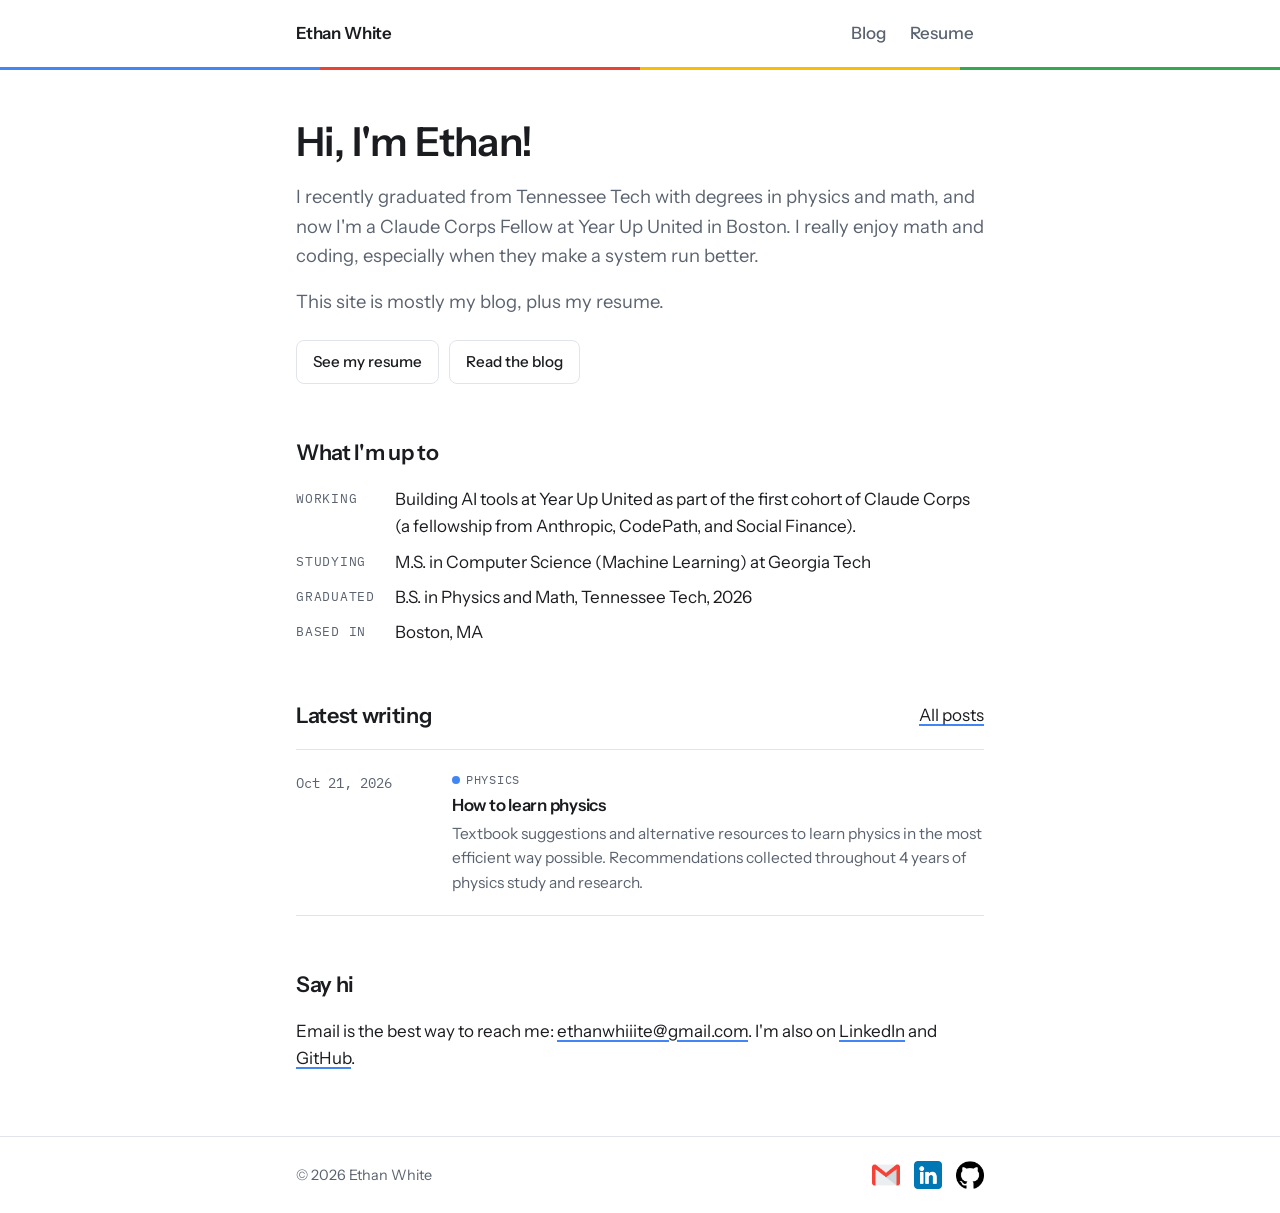
<file: index.html>
<!doctype html>
<html lang="en">
<head>
<meta charset="utf-8">
<meta name="viewport" content="width=device-width, initial-scale=1, viewport-fit=cover">
<title>Ethan White</title>
<meta name="claude:viewport-fit-sides" content="cover">
<meta name="description" content="Ethan White: physics and math graduate, Claude Corps Fellow, and M.S. Computer Science student at Georgia Tech.">
<meta property="og:type" content="website">
<meta property="og:site_name" content="Ethan White">
<meta property="og:title" content="Ethan White">
<meta property="og:description" content="Physics & math grad, Claude Corps Fellow at Year Up United, and M.S. Computer Science student at Georgia Tech.">
<meta property="og:url" content="https://ewhites.github.io/">
<meta property="og:image" content="https://ewhites.github.io/assets/og-image.png">
<meta property="og:image:width" content="1200">
<meta property="og:image:height" content="630">
<meta property="og:image:alt" content="Ethan White: physics and math grad, Claude Corps Fellow, M.S. Computer Science at Georgia Tech">
<meta name="twitter:card" content="summary_large_image">
<link rel="preconnect" href="https://fonts.googleapis.com">
<link rel="preconnect" href="https://fonts.gstatic.com" crossorigin>
<link rel="stylesheet" href="https://fonts.googleapis.com/css2?family=IBM+Plex+Mono:wght@400;600&family=Instrument+Sans:wght@400;500;600&family=Newsreader:ital,opsz,wght@0,6..72,400;0,6..72,500;1,6..72,400&display=swap">
<link rel="stylesheet" href="assets/style.css">
</head>
<body>

<header class="site-header">
  <div class="wrap">
    <a class="wordmark" href="index.html">Ethan White</a>
    <nav class="nav" aria-label="Main">
      <a href="blog.html">Blog</a>
      <a href="resume.html">Resume</a>
    </nav>
  </div>
</header>

<main class="wrap">
  <div class="stack">
    <h1>Hi, I'm Ethan!</h1>
    <p class="lede">I recently graduated from Tennessee Tech with degrees in physics and math, and now I'm a Claude Corps Fellow at Year Up United in Boston. I really enjoy math and coding, especially when they make a system run better.</p>
    <p class="lede">This site is mostly my blog, plus my resume.</p>
    <div class="btn-row" style="margin-top:8px">
      <a class="btn" href="resume.html">See my resume</a>
      <a class="btn" href="blog.html">Read the blog</a>
    </div>
  </div>

  <section class="section" aria-labelledby="now">
    <h2 id="now">What I'm up to</h2>
    <dl class="facts">
      <dt>Working</dt>
      <dd>Building AI tools at Year Up United as part of the first cohort of Claude Corps (a fellowship from Anthropic, CodePath, and Social Finance).</dd>
      <dt>Studying</dt>
      <dd>M.S. in Computer Science (Machine Learning) at Georgia Tech</dd>
      <dt>Graduated</dt>
      <dd>B.S. in Physics and Math, Tennessee Tech, 2026</dd>
      <dt>Based in</dt>
      <dd>Boston, MA</dd>
    </dl>
  </section>

  <section class="section" aria-labelledby="latest">
    <div class="resume-head">
      <h2 id="latest">Latest writing</h2>
      <a href="blog.html">All posts</a>
    </div>
    <ul class="post-list">
      <li>
        <time datetime="2026-10-21">Oct 21, 2026</time>
        <div class="body">
          <span class="tag" data-tag="physics">Physics</span>
          <h3><a href="posts/how-to-learn-physics.html">How to learn physics</a></h3>
          <p>Textbook suggestions and alternative resources to learn physics in the most efficient way possible. Recommendations collected throughout 4 years of physics study and research.</p>
        </div>
      </li>
    </ul>
  </section>

  <section class="section" aria-labelledby="contact">
    <h2 id="contact">Say hi</h2>
    <p>Email is the best way to reach me: <a href="mailto:ethanwhiiite@gmail.com">ethanwhiiite@gmail.com</a>. I'm also on <a href="https://www.linkedin.com/in/ewhites" target="_blank" rel="noopener">LinkedIn</a> and <a href="https://github.com/ewhites" target="_blank" rel="noopener">GitHub</a>.</p>
  </section>
</main>

<footer class="site-footer">
  <div class="wrap">
    <span>© 2026 Ethan White</span>
    <ul>
      <li><a class="icon-link" href="mailto:ethanwhiiite@gmail.com" aria-label="Email"><img src="assets/icons/email.png" alt="Email" width="28" height="28"></a></li>
      <li><a class="icon-link" href="https://www.linkedin.com/in/ewhites" target="_blank" rel="noopener" aria-label="LinkedIn"><img src="assets/icons/linkedin.png" alt="LinkedIn" width="28" height="28"></a></li>
      <li><a class="icon-link" href="https://github.com/ewhites" target="_blank" rel="noopener" aria-label="GitHub"><img src="assets/icons/github.png" alt="GitHub" width="28" height="28"></a></li>
    </ul>
  </div>
</footer>

</body>
</html>
</file>
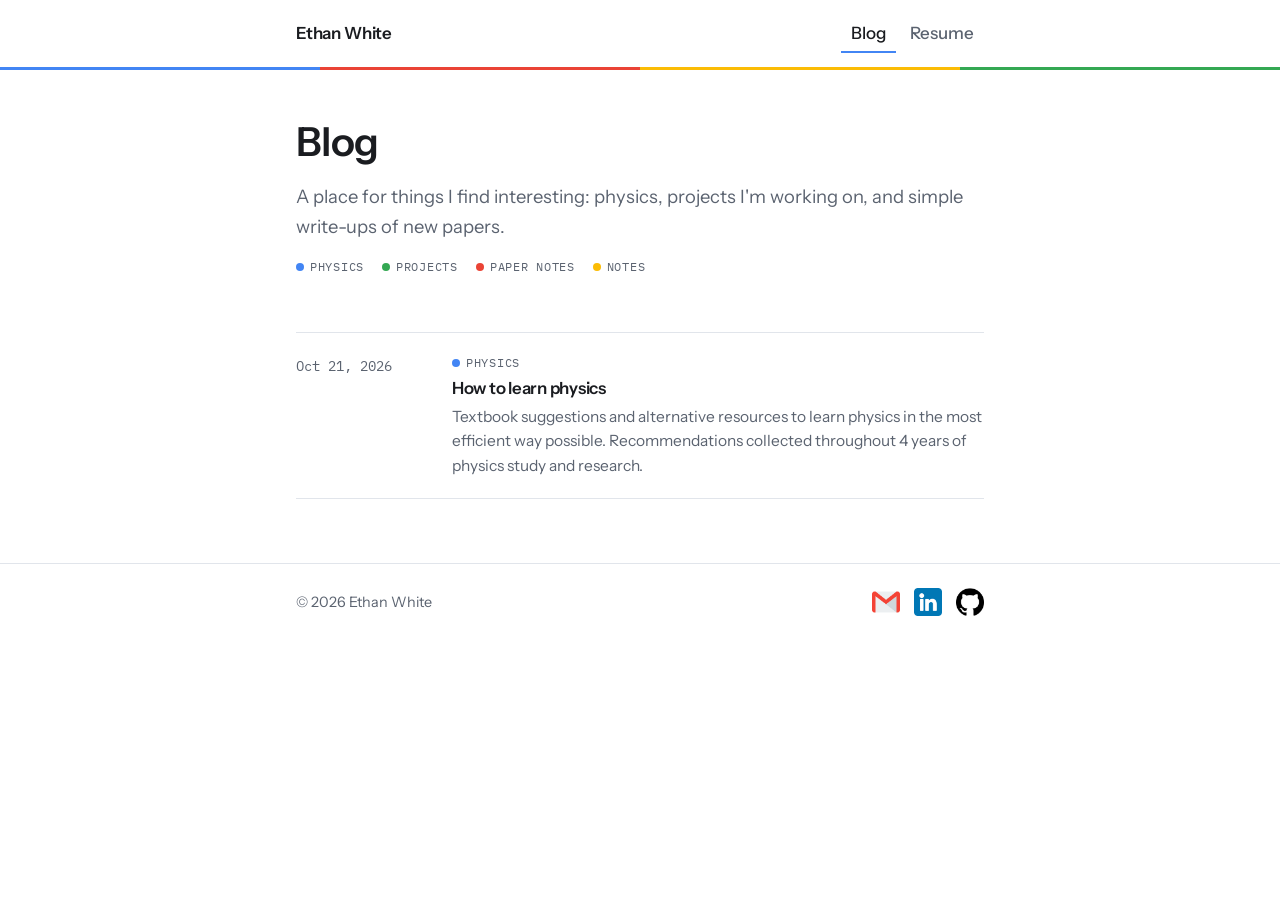
<file: blog.html>
<!doctype html>
<html lang="en">
<head>
<meta charset="utf-8">
<meta name="viewport" content="width=device-width, initial-scale=1, viewport-fit=cover">
<title>Ethan White · Blog</title>
<meta name="claude:viewport-fit-sides" content="cover">
<meta name="description" content="Ethan White's blog: physics, projects, and plain-language paper summaries.">
<meta property="og:type" content="website">
<meta property="og:site_name" content="Ethan White">
<meta property="og:title" content="Ethan White · Blog">
<meta property="og:description" content="Physics, projects I'm working on, and simple write-ups of new papers.">
<meta property="og:url" content="https://ewhites.github.io/blog.html">
<meta property="og:image" content="https://ewhites.github.io/assets/og-image.png">
<meta property="og:image:width" content="1200">
<meta property="og:image:height" content="630">
<meta property="og:image:alt" content="Ethan White: physics and math grad, Claude Corps Fellow, M.S. Computer Science at Georgia Tech">
<meta name="twitter:card" content="summary_large_image">
<link rel="preconnect" href="https://fonts.googleapis.com">
<link rel="preconnect" href="https://fonts.gstatic.com" crossorigin>
<link rel="stylesheet" href="https://fonts.googleapis.com/css2?family=IBM+Plex+Mono:wght@400;600&family=Instrument+Sans:wght@400;500;600&family=Newsreader:ital,opsz,wght@0,6..72,400;0,6..72,500;1,6..72,400&display=swap">
<link rel="stylesheet" href="assets/style.css">
</head>
<body>

<header class="site-header">
  <div class="wrap">
    <a class="wordmark" href="index.html">Ethan White</a>
    <nav class="nav" aria-label="Main">
      <a href="blog.html" aria-current="page">Blog</a>
      <a href="resume.html">Resume</a>
    </nav>
  </div>
</header>

<main class="wrap">
  <div class="stack">
    <h1>Blog</h1>
    <p class="lede">A place for things I find interesting: physics, projects I'm working on, and simple write-ups of new papers.</p>
    <div class="legend" aria-label="Topics">
      <span class="tag" data-tag="physics">Physics</span>
      <span class="tag" data-tag="project">Projects</span>
      <span class="tag" data-tag="paper">Paper notes</span>
      <span class="tag" data-tag="note">Notes</span>
    </div>
  </div>

  <section class="section" aria-label="All posts">
    <!--
      TO ADD A POST: copy one <li> block below, paste it at the TOP of the list (newest first),
      and change the date, tag, link, title, and summary.
      Tags: physics (blue), project (green), paper (red), note (yellow).
    -->
    <ul class="post-list">
      <li>
        <time datetime="2026-10-21">Oct 21, 2026</time>
        <div class="body">
          <span class="tag" data-tag="physics">Physics</span>
          <h3><a href="posts/how-to-learn-physics.html">How to learn physics</a></h3>
          <p>Textbook suggestions and alternative resources to learn physics in the most efficient way possible. Recommendations collected throughout 4 years of physics study and research.</p>
        </div>
      </li>
    </ul>
  </section>
</main>

<footer class="site-footer">
  <div class="wrap">
    <span>© 2026 Ethan White</span>
    <ul>
      <li><a class="icon-link" href="mailto:ethanwhiiite@gmail.com" aria-label="Email"><img src="assets/icons/email.png" alt="Email" width="28" height="28"></a></li>
      <li><a class="icon-link" href="https://www.linkedin.com/in/ewhites" target="_blank" rel="noopener" aria-label="LinkedIn"><img src="assets/icons/linkedin.png" alt="LinkedIn" width="28" height="28"></a></li>
      <li><a class="icon-link" href="https://github.com/ewhites" target="_blank" rel="noopener" aria-label="GitHub"><img src="assets/icons/github.png" alt="GitHub" width="28" height="28"></a></li>
    </ul>
  </div>
</footer>

</body>
</html>
</file>
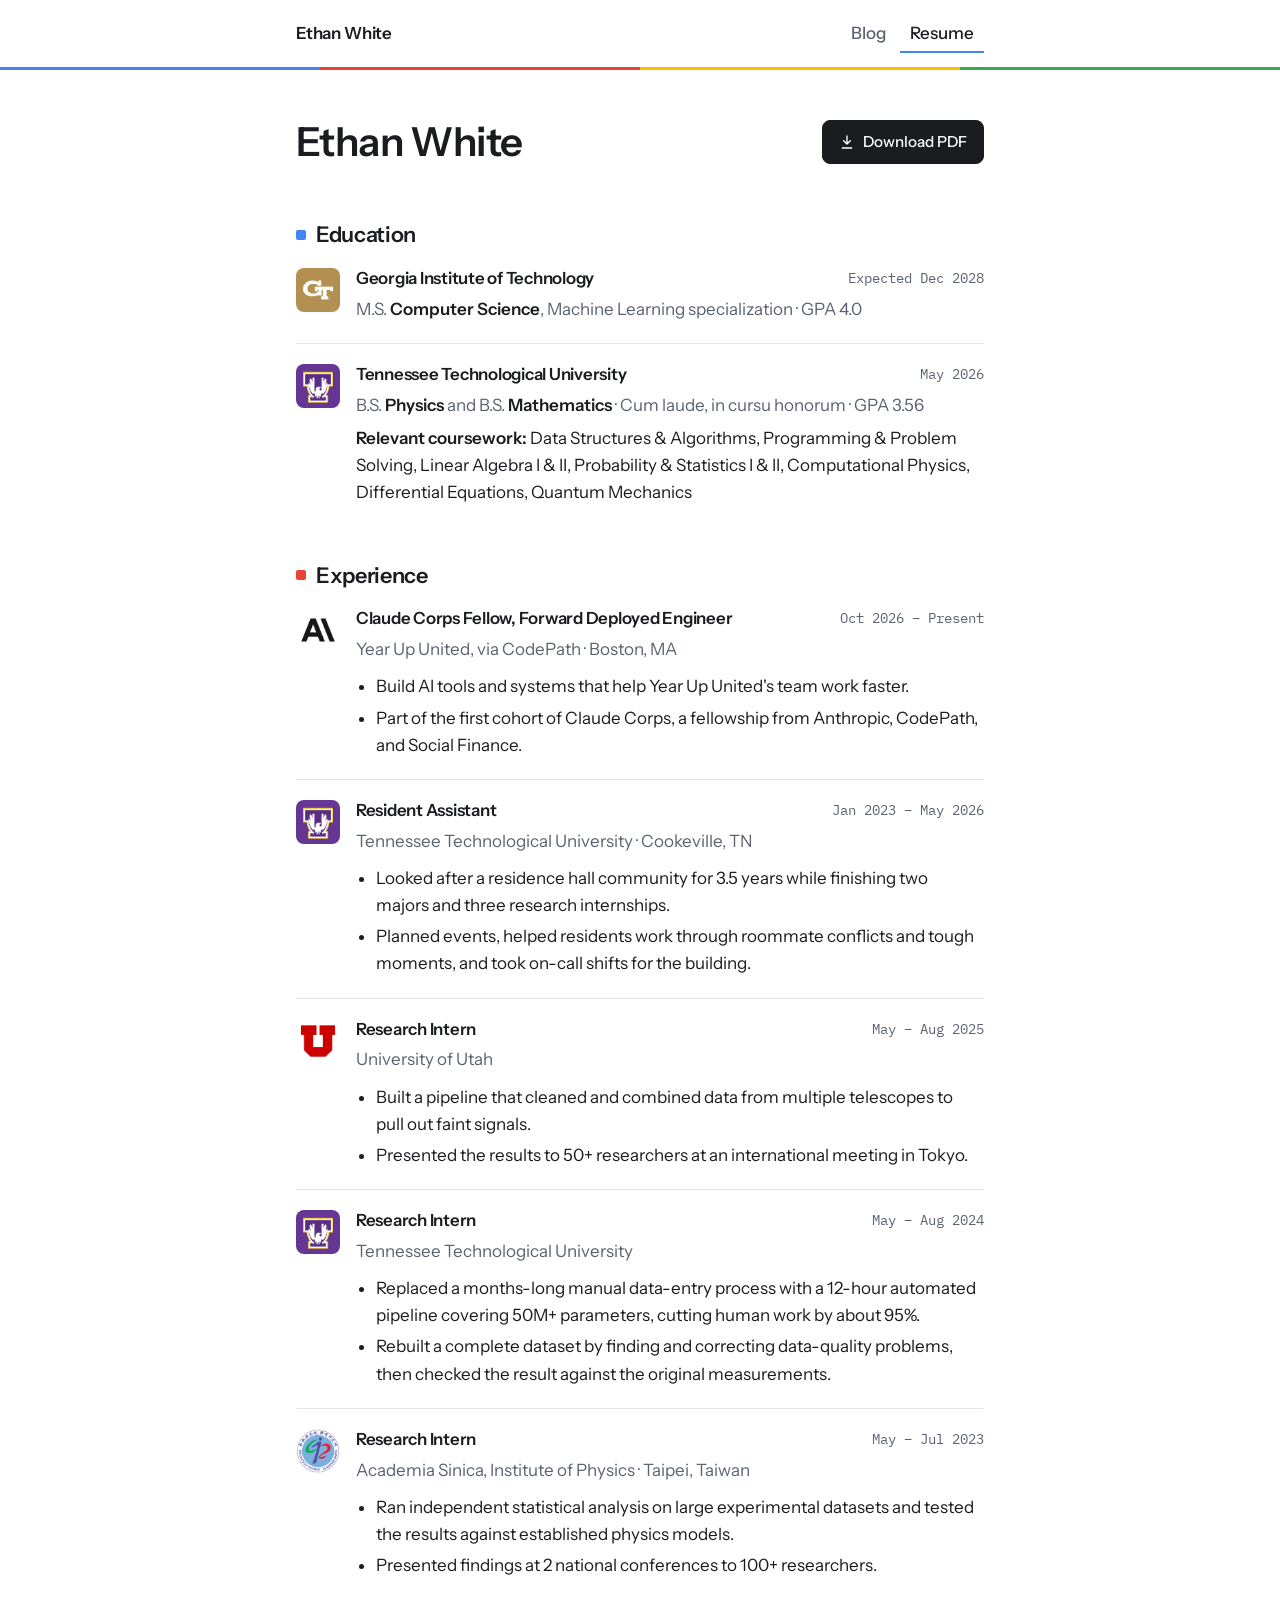
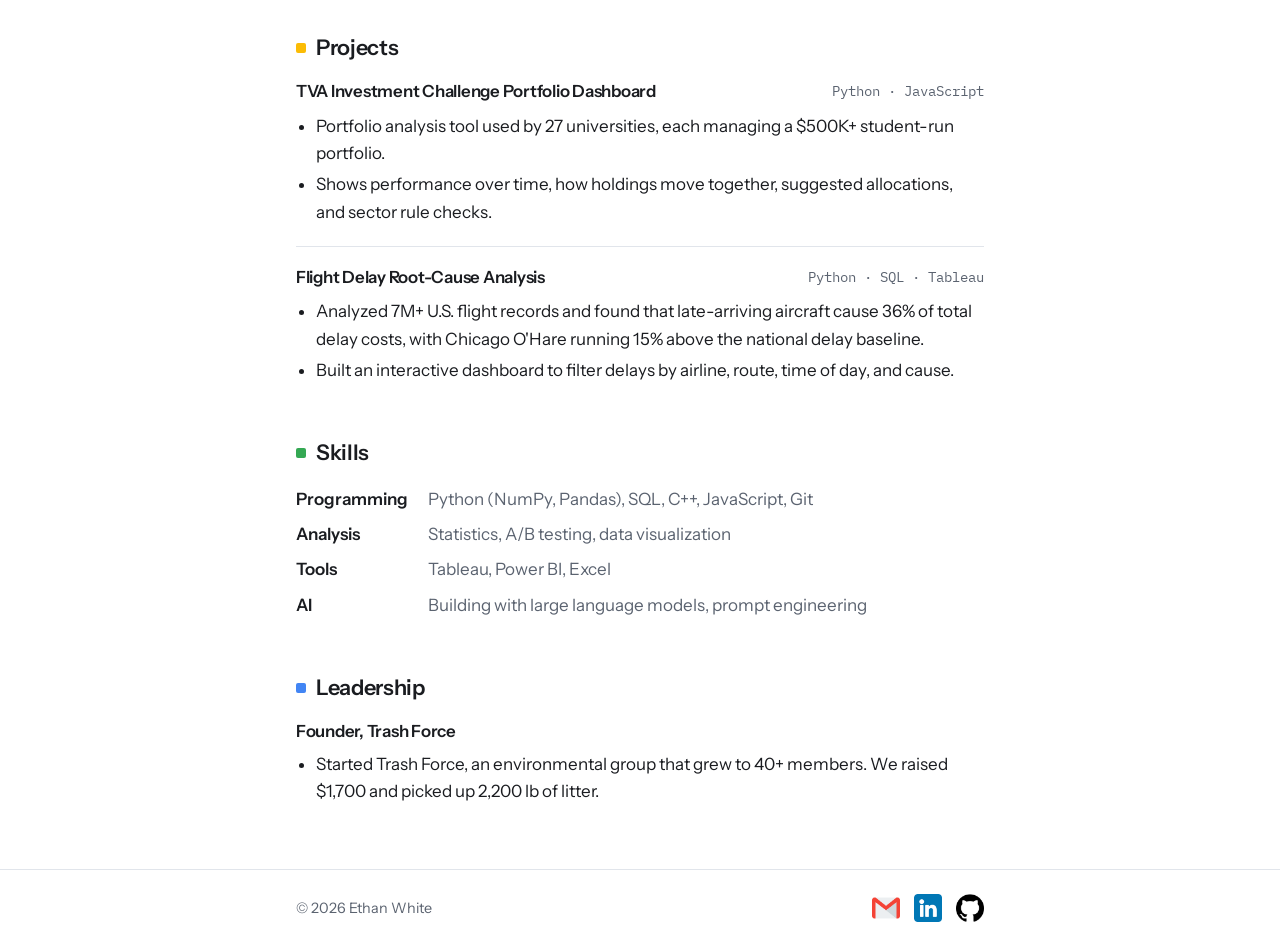
<file: resume.html>
<!doctype html>
<html lang="en">
<head>
<meta charset="utf-8">
<meta name="viewport" content="width=device-width, initial-scale=1, viewport-fit=cover">
<title>Ethan White · Resume</title>
<meta name="claude:viewport-fit-sides" content="cover">
<meta name="description" content="Resume of Ethan White: education, research, and experience.">
<meta property="og:type" content="website">
<meta property="og:site_name" content="Ethan White">
<meta property="og:title" content="Ethan White · Resume">
<meta property="og:description" content="Physics & math grad, Claude Corps Fellow, and M.S. Computer Science student at Georgia Tech.">
<meta property="og:url" content="https://ewhites.github.io/resume.html">
<meta property="og:image" content="https://ewhites.github.io/assets/og-image.png">
<meta property="og:image:width" content="1200">
<meta property="og:image:height" content="630">
<meta property="og:image:alt" content="Ethan White: physics and math grad, Claude Corps Fellow, M.S. Computer Science at Georgia Tech">
<meta name="twitter:card" content="summary_large_image">
<link rel="preconnect" href="https://fonts.googleapis.com">
<link rel="preconnect" href="https://fonts.gstatic.com" crossorigin>
<link rel="stylesheet" href="https://fonts.googleapis.com/css2?family=IBM+Plex+Mono:wght@400;600&family=Instrument+Sans:wght@400;500;600&family=Newsreader:ital,opsz,wght@0,6..72,400;0,6..72,500;1,6..72,400&display=swap">
<link rel="stylesheet" href="assets/style.css">
</head>
<body>

<header class="site-header">
  <div class="wrap">
    <a class="wordmark" href="index.html">Ethan White</a>
    <nav class="nav" aria-label="Main">
      <a href="blog.html">Blog</a>
      <a href="resume.html" aria-current="page">Resume</a>
    </nav>
  </div>
</header>

<main class="wrap">
  <div class="resume-head">
    <h1>Ethan White</h1>
    <a class="btn primary" href="ethan-white-resume.pdf" target="_blank" rel="noopener">
      <svg width="16" height="16" viewBox="0 0 24 24" fill="none" stroke="currentColor" stroke-width="2" stroke-linecap="round" stroke-linejoin="round" aria-hidden="true"><path d="M12 3v12M7 10l5 5 5-5M5 21h14"/></svg>
      Download PDF
    </a>
  </div>

  <section class="section r-section" style="--c: var(--blue)" aria-labelledby="edu">
    <h2 id="edu">Education</h2>
    <div class="entry has-logo">
      <img class="logo" src="assets/logos/georgia-tech.png" alt="Georgia Tech logo" width="44" height="44">
      <div class="entry-top">
        <h3>Georgia Institute of Technology</h3>
        <span class="dates">Expected Dec 2028</span>
      </div>
      <p class="where">M.S. <strong>Computer Science</strong>, Machine Learning specialization · GPA 4.0</p>
    </div>
    <div class="entry has-logo">
      <img class="logo" src="assets/logos/tennessee-tech.png" alt="Tennessee Tech logo" width="44" height="44">
      <div class="entry-top">
        <h3>Tennessee Technological University</h3>
        <span class="dates">May 2026</span>
      </div>
      <p class="where">B.S. <strong>Physics</strong> and B.S. <strong>Mathematics</strong> · Cum laude, in cursu honorum · GPA 3.56</p>
      <p><span class="label">Relevant coursework:</span> Data Structures &amp; Algorithms, Programming &amp; Problem Solving, Linear Algebra I &amp; II, Probability &amp; Statistics I &amp; II, Computational Physics, Differential Equations, Quantum Mechanics</p>
    </div>
  </section>

  <section class="section r-section" style="--c: var(--red)" aria-labelledby="exp">
    <h2 id="exp">Experience</h2>

    <div class="entry has-logo">
      <img class="logo" src="assets/logos/anthropic.png" alt="Anthropic logo" width="44" height="44">
      <div class="entry-top">
        <h3>Claude Corps Fellow, Forward Deployed Engineer</h3>
        <span class="dates">Oct 2026 – Present</span>
      </div>
      <p class="where">Year Up United, via CodePath · Boston, MA</p>
      <ul>
        <li>Build AI tools and systems that help Year Up United's team work faster.</li>
        <li>Part of the first cohort of Claude Corps, a fellowship from Anthropic, CodePath, and Social Finance.</li>
      </ul>
    </div>

    <div class="entry has-logo">
      <img class="logo" src="assets/logos/tennessee-tech.png" alt="Tennessee Tech logo" width="44" height="44">
      <div class="entry-top">
        <h3>Resident Assistant</h3>
        <span class="dates">Jan 2023 – May 2026</span>
      </div>
      <p class="where">Tennessee Technological University · Cookeville, TN</p>
      <ul>
        <li>Looked after a residence hall community for 3.5 years while finishing two majors and three research internships.</li>
        <li>Planned events, helped residents work through roommate conflicts and tough moments, and took on-call shifts for the building.</li>
      </ul>
    </div>

    <div class="entry has-logo">
      <img class="logo" src="assets/logos/utah.png" alt="University of Utah logo" width="44" height="44">
      <div class="entry-top">
        <h3>Research Intern</h3>
        <span class="dates">May – Aug 2025</span>
      </div>
      <p class="where">University of Utah</p>
      <ul>
        <li>Built a pipeline that cleaned and combined data from multiple telescopes to pull out faint signals.</li>
        <li>Presented the results to 50+ researchers at an international meeting in Tokyo.</li>
      </ul>
    </div>

    <div class="entry has-logo">
      <img class="logo" src="assets/logos/tennessee-tech.png" alt="Tennessee Tech logo" width="44" height="44">
      <div class="entry-top">
        <h3>Research Intern</h3>
        <span class="dates">May – Aug 2024</span>
      </div>
      <p class="where">Tennessee Technological University</p>
      <ul>
        <li>Replaced a months-long manual data-entry process with a 12-hour automated pipeline covering 50M+ parameters, cutting human work by about 95%.</li>
        <li>Rebuilt a complete dataset by finding and correcting data-quality problems, then checked the result against the original measurements.</li>
      </ul>
    </div>

    <div class="entry has-logo">
      <img class="logo" src="assets/logos/academia-sinica.png" alt="Academia Sinica Institute of Physics logo" width="44" height="44">
      <div class="entry-top">
        <h3>Research Intern</h3>
        <span class="dates">May – Jul 2023</span>
      </div>
      <p class="where">Academia Sinica, Institute of Physics · Taipei, Taiwan</p>
      <ul>
        <li>Ran independent statistical analysis on large experimental datasets and tested the results against established physics models.</li>
        <li>Presented findings at 2 national conferences to 100+ researchers.</li>
      </ul>
    </div>
  </section>

  <section class="section r-section" style="--c: var(--yellow)" aria-labelledby="proj">
    <h2 id="proj">Projects</h2>
    <div class="entry">
      <div class="entry-top">
        <h3>TVA Investment Challenge Portfolio Dashboard</h3>
        <span class="dates">Python · JavaScript</span>
      </div>
      <ul>
        <li>Portfolio analysis tool used by 27 universities, each managing a $500K+ student-run portfolio.</li>
        <li>Shows performance over time, how holdings move together, suggested allocations, and sector rule checks.</li>
      </ul>
    </div>
    <div class="entry">
      <div class="entry-top">
        <h3>Flight Delay Root-Cause Analysis</h3>
        <span class="dates">Python · SQL · Tableau</span>
      </div>
      <ul>
        <li>Analyzed 7M+ U.S. flight records and found that late-arriving aircraft cause 36% of total delay costs, with Chicago O'Hare running 15% above the national delay baseline.</li>
        <li>Built an interactive dashboard to filter delays by airline, route, time of day, and cause.</li>
      </ul>
    </div>
  </section>

  <section class="section r-section" style="--c: var(--green)" aria-labelledby="skills">
    <h2 id="skills">Skills</h2>
    <dl class="skills">
      <dt>Programming</dt><dd>Python (NumPy, Pandas), SQL, C++, JavaScript, Git</dd>
      <dt>Analysis</dt><dd>Statistics, A/B testing, data visualization</dd>
      <dt>Tools</dt><dd>Tableau, Power BI, Excel</dd>
      <dt>AI</dt><dd>Building with large language models, prompt engineering</dd>
    </dl>
  </section>

  <section class="section r-section" style="--c: var(--blue)" aria-labelledby="lead">
    <h2 id="lead">Leadership</h2>
    <div class="entry">
      <div class="entry-top">
        <h3>Founder, Trash Force</h3>
      </div>
      <ul>
        <li>Started Trash Force, an environmental group that grew to 40+ members. We raised $1,700 and picked up 2,200 lb of litter.</li>
      </ul>
    </div>
  </section>
</main>

<footer class="site-footer">
  <div class="wrap">
    <span>© 2026 Ethan White</span>
    <ul>
      <li><a class="icon-link" href="mailto:ethanwhiiite@gmail.com" aria-label="Email"><img src="assets/icons/email.png" alt="Email" width="28" height="28"></a></li>
      <li><a class="icon-link" href="https://www.linkedin.com/in/ewhites" target="_blank" rel="noopener" aria-label="LinkedIn"><img src="assets/icons/linkedin.png" alt="LinkedIn" width="28" height="28"></a></li>
      <li><a class="icon-link" href="https://github.com/ewhites" target="_blank" rel="noopener" aria-label="GitHub"><img src="assets/icons/github.png" alt="GitHub" width="28" height="28"></a></li>
    </ul>
  </div>
</footer>

</body>
</html>
</file>
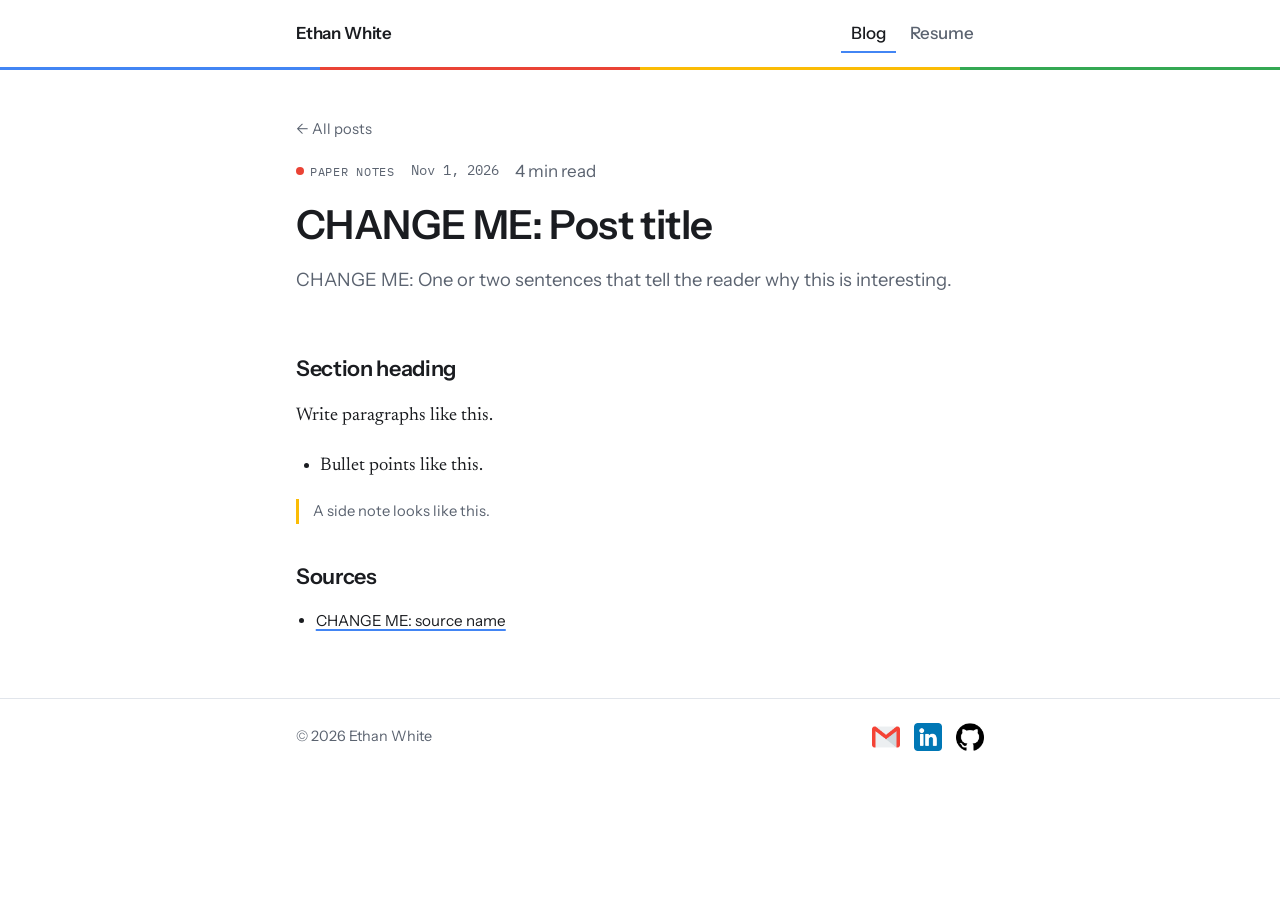
<file: posts/_template.html>
<!doctype html>
<!--
  NEW POST TEMPLATE
  1. Copy this file and rename it, e.g. posts/my-new-post.html (lowercase, dashes, no spaces).
  2. Change everything marked CHANGE ME.
  3. Add a matching entry at the top of the list in blog.html (and on index.html under "Latest writing").
  Tags: physics (blue), project (green), paper (red), note (yellow).
-->
<html lang="en">
<head>
<meta charset="utf-8">
<meta name="viewport" content="width=device-width, initial-scale=1, viewport-fit=cover">
<title>CHANGE ME: Post title · Ethan White</title>
<meta name="description" content="CHANGE ME: one-sentence summary.">
<!-- Link preview (shows when the post is shared). CHANGE ME: title, description, and url. -->
<meta property="og:type" content="article">
<meta property="og:title" content="CHANGE ME: Post title">
<meta property="og:description" content="CHANGE ME: one-sentence summary.">
<meta property="og:url" content="https://ewhites.github.io/posts/CHANGE-ME.html">
<meta property="og:image" content="https://ewhites.github.io/assets/og-image.png">
<meta name="twitter:card" content="summary_large_image">
<link rel="preconnect" href="https://fonts.googleapis.com">
<link rel="preconnect" href="https://fonts.gstatic.com" crossorigin>
<link rel="stylesheet" href="https://fonts.googleapis.com/css2?family=IBM+Plex+Mono:wght@400;600&family=Instrument+Sans:wght@400;500;600&family=Newsreader:ital,opsz,wght@0,6..72,400;0,6..72,500;1,6..72,400&display=swap">
<link rel="stylesheet" href="../assets/style.css">
</head>
<body>

<header class="site-header">
  <div class="wrap">
    <a class="wordmark" href="../index.html">Ethan White</a>
    <nav class="nav" aria-label="Main">
      <a href="../blog.html" aria-current="page">Blog</a>
      <a href="../resume.html">Resume</a>
    </nav>
  </div>
</header>

<main class="wrap">
  <article>
    <div class="stack">
      <a class="back" href="../blog.html">← All posts</a>
      <div class="post-meta">
        <span class="tag" data-tag="paper">Paper notes</span>   <!-- CHANGE ME: tag -->
        <time datetime="2026-11-01">Nov 1, 2026</time>          <!-- CHANGE ME: date -->
        <span>4 min read</span>
      </div>
      <h1>CHANGE ME: Post title</h1>
      <p class="lede">CHANGE ME: One or two sentences that tell the reader why this is interesting.</p>
    </div>

    <div class="prose" style="margin-top:40px">
      <h2>Section heading</h2>
      <p>Write paragraphs like this.</p>
      <ul>
        <li>Bullet points like this.</li>
      </ul>
      <p class="note">A side note looks like this.</p>

      <h2>Sources</h2>
      <ul class="sources">
        <li><a href="https://example.com" target="_blank" rel="noopener">CHANGE ME: source name</a></li>
      </ul>
    </div>
  </article>
</main>

<footer class="site-footer">
  <div class="wrap">
    <span>© 2026 Ethan White</span>
    <ul>
      <li><a class="icon-link" href="mailto:ethanwhiiite@gmail.com" aria-label="Email"><img src="../assets/icons/email.png" alt="Email" width="28" height="28"></a></li>
      <li><a class="icon-link" href="https://www.linkedin.com/in/ewhites" target="_blank" rel="noopener" aria-label="LinkedIn"><img src="../assets/icons/linkedin.png" alt="LinkedIn" width="28" height="28"></a></li>
      <li><a class="icon-link" href="https://github.com/ewhites" target="_blank" rel="noopener" aria-label="GitHub"><img src="../assets/icons/github.png" alt="GitHub" width="28" height="28"></a></li>
    </ul>
  </div>
</footer>

</body>
</html>
</file>
<file: assets/style.css>
/* Layout: one narrow reading column (720px), sticky top bar with a four-color Google strip.
   Google colors are accents only: the strip, tag dots, section markers, and link underlines. */
:root {
  /* Google brand colors (source: w3schools.com/colors/colors_brands.asp) */
  --blue: #4285F4;
  --red: #EA4335;
  --yellow: #FBBC05;
  --green: #34A853;

  /* Neutrals, light theme (slight blue bias). */
  color-scheme: light;
  --bg: #ffffff;
  --surface: #f5f7fa;
  --fg: #1a1c20;
  --muted: #5b6370;
  --line: #e1e5eb;
  --focus: #4285F4;

  --font-ui: "Instrument Sans", "Segoe UI", system-ui, -apple-system, sans-serif;
  --font-read: "Newsreader", Georgia, "Times New Roman", serif;
  --font-mono: "IBM Plex Mono", ui-monospace, "SFMono-Regular", Menlo, Consolas, monospace;

  --col: 720px;
  --radius: 10px;
}

* { box-sizing: border-box; }
html { -webkit-text-size-adjust: 100%; }
body {
  margin: 0;
  background: var(--bg);
  color: var(--fg);
  font-family: var(--font-ui);
  font-size: 17px;
  line-height: 1.6;
}
body::before {
  content: ""; position: fixed; inset: 0 0 auto; height: env(safe-area-inset-top, 0px);
  z-index: 10; background: var(--bg);
}

/* ---------- Links & focus ---------- */
a {
  color: inherit;
  text-decoration: underline;
  text-decoration-color: var(--blue);
  text-decoration-thickness: 2px;
  text-underline-offset: 3px;
}
a:hover { color: var(--blue); }
:focus-visible { outline: 2px solid var(--focus); outline-offset: 3px; border-radius: 4px; }

/* ---------- Page frame ---------- */
.wrap {
  max-width: var(--col);
  margin: 0 auto;
  padding-left: max(16px, env(safe-area-inset-left, 0px));
  padding-right: max(16px, env(safe-area-inset-right, 0px));
}
.wrap.wide { max-width: 880px; }

.site-header {
  position: sticky;
  top: env(safe-area-inset-top, 0px);
  z-index: 5;
  background: var(--bg);
}
.site-header::after { /* the four-color strip */
  content: ""; display: block; height: 3px;
  background: linear-gradient(90deg,
    var(--blue) 0 25%, var(--red) 25% 50%, var(--yellow) 50% 75%, var(--green) 75% 100%);
}
.site-header .wrap {
  display: flex; align-items: center; justify-content: space-between; gap: 16px;
  padding-block: 14px;
}
.wordmark {
  font-weight: 600; font-size: 1.05rem; letter-spacing: -0.01em;
  text-decoration: none; white-space: nowrap;
}
.wordmark:hover { color: var(--fg); }
.nav { display: flex; align-items: center; gap: 4px; }
.nav a {
  text-decoration: none; padding: 6px 10px; border-radius: 8px; color: var(--muted); font-weight: 500;
}
.nav a:hover { color: var(--fg); background: var(--surface); }
.nav a[aria-current="page"] { color: var(--fg); box-shadow: inset 0 -2px 0 var(--blue); border-radius: 0; }


main { padding-block: 48px 64px; }

.site-footer { border-top: 1px solid var(--line); color: var(--muted); font-size: 0.9rem; }
.site-footer .wrap {
  display: flex; flex-wrap: wrap; gap: 8px 20px; justify-content: space-between; padding-block: 24px;
}
.site-footer .wrap { align-items: center; }
.site-footer ul { list-style: none; margin: 0; padding: 0; display: flex; flex-wrap: wrap; gap: 14px; }
.icon-link { display: block; border-radius: 6px; line-height: 0; transition: transform .15s ease, opacity .15s ease; }
.icon-link img { width: 28px; height: 28px; display: block; }
.icon-link:hover { transform: translateY(-2px); opacity: 0.85; }

/* ---------- Type ---------- */
h1, h2, h3 { line-height: 1.2; text-wrap: balance; margin: 0; letter-spacing: -0.015em; }
h1 { font-size: clamp(1.9rem, 5vw, 2.5rem); font-weight: 600; }
h2 { font-size: 1.35rem; font-weight: 600; }
h3 { font-size: 1.05rem; font-weight: 600; }
p { margin: 0; }
.lede { font-size: 1.15rem; color: var(--muted); max-width: 60ch; }
.eyebrow {
  font-family: var(--font-mono); font-size: 0.78rem; text-transform: uppercase;
  letter-spacing: 0.08em; color: var(--muted);
}
.mono { font-family: var(--font-mono); font-variant-numeric: tabular-nums; }
.stack { display: flex; flex-direction: column; gap: 16px; }
.section { display: flex; flex-direction: column; gap: 20px; margin-top: 56px; }

/* ---------- Buttons ---------- */
.btn {
  display: inline-flex; align-items: center; gap: 8px;
  padding: 9px 16px; border-radius: 8px; border: 1px solid var(--line);
  background: var(--bg); color: var(--fg); font: inherit; font-size: 0.95rem; font-weight: 500;
  text-decoration: none; cursor: pointer;
}
.btn:hover { background: var(--surface); color: var(--fg); }
.btn.primary { background: var(--fg); color: var(--bg); border-color: var(--fg); }
.btn.primary:hover { opacity: 0.88; color: var(--bg); }
.btn-row { display: flex; flex-wrap: wrap; gap: 10px; }

/* ---------- Tags (color = topic) ---------- */
.tag {
  display: inline-flex; align-items: center; gap: 6px;
  font-family: var(--font-mono); font-size: 0.75rem; text-transform: uppercase; letter-spacing: 0.06em;
  color: var(--muted);
}
.tag::before { content: ""; width: 8px; height: 8px; border-radius: 50%; background: var(--muted); }
.tag[data-tag="physics"]::before { background: var(--blue); }
.tag[data-tag="project"]::before { background: var(--green); }
.tag[data-tag="paper"]::before { background: var(--red); }
.tag[data-tag="note"]::before { background: var(--yellow); }

/* ---------- Post list ---------- */
.post-list { list-style: none; margin: 0; padding: 0; border-top: 1px solid var(--line); }
.post-list li {
  position: relative; margin-inline: -12px; padding-inline: 12px; border-radius: 8px;
  display: grid; grid-template-columns: 8.5rem 1fr; gap: 6px 20px;
  padding-block: 20px;
  background: linear-gradient(var(--line), var(--line)) no-repeat center bottom / calc(100% - 24px) 1px;
}
.post-list time { font-family: var(--font-mono); font-size: 0.85rem; color: var(--muted); padding-top: 3px; font-variant-numeric: tabular-nums; }
.post-list .body { min-width: 0; display: flex; flex-direction: column; gap: 6px; }
.post-list h3 a { text-decoration: none; }
.post-list h3 a::after { content: ""; position: absolute; inset: 0; border-radius: 8px; } /* makes the whole row clickable */
.post-list h3 a:focus-visible { outline: none; }
.post-list li:has(a:focus-visible) { outline: 2px solid var(--focus); outline-offset: 2px; }
.post-list li:hover { background-color: var(--surface); }
.post-list h3 a:hover { text-decoration: underline; text-decoration-color: var(--blue); }
.post-list p { color: var(--muted); font-size: 0.97rem; }
@media (max-width: 560px) { .post-list li { grid-template-columns: 1fr; } }

.legend { display: flex; flex-wrap: wrap; gap: 8px 18px; }

/* ---------- Home ---------- */
.facts { display: grid; grid-template-columns: max-content 1fr; gap: 8px 20px; margin: 0; }
.facts dt { font-family: var(--font-mono); font-size: 0.8rem; text-transform: uppercase; letter-spacing: 0.06em; color: var(--muted); padding-top: 3px; }
.facts dd { margin: 0; min-width: 0; }
@media (max-width: 480px) { .facts { grid-template-columns: 1fr; gap: 2px; } .facts dd { margin-bottom: 10px; } }

/* ---------- Resume ---------- */
.resume-head { display: flex; flex-wrap: wrap; justify-content: space-between; align-items: center; gap: 16px 20px; }

.r-section h2 { display: flex; align-items: center; gap: 10px; }
.r-section h2::before { content: ""; width: 10px; height: 10px; border-radius: 2px; background: var(--c, var(--blue)); }
.entry { display: flex; flex-direction: column; gap: 6px; padding-bottom: 20px; border-bottom: 1px solid var(--line); }
.entry:last-child { border-bottom: 0; padding-bottom: 0; }
/* Entries with an organization logo: logo in a left column, text in the right */
.entry.has-logo { display: grid; grid-template-columns: 44px minmax(0, 1fr); column-gap: 16px; row-gap: 6px; align-items: start; }
.entry.has-logo > :not(.logo) { grid-column: 2; }
.entry .logo {
  grid-column: 1; grid-row: 1 / span 2;
  width: 44px; height: 44px; border-radius: 8px; object-fit: contain;
}
@media (max-width: 420px) { .entry.has-logo { grid-template-columns: 36px minmax(0, 1fr); column-gap: 12px; } .entry .logo { width: 36px; height: 36px; } }
.entry-top { display: flex; flex-wrap: wrap; justify-content: space-between; gap: 2px 16px; }
.entry-top h3 { min-width: 0; }
.entry-top .dates { font-family: var(--font-mono); font-size: 0.85rem; color: var(--muted); font-variant-numeric: tabular-nums; white-space: nowrap; }
.entry .where { color: var(--muted); }
.entry .where strong { color: var(--fg); font-weight: 600; }
.entry .label { font-weight: 600; }
.entry ul { margin: 4px 0 0; padding-left: 1.2em; display: flex; flex-direction: column; gap: 4px; }
.skills { display: grid; grid-template-columns: max-content 1fr; gap: 8px 20px; margin: 0; }
.skills dt { font-weight: 600; }
.skills dd { margin: 0; color: var(--muted); min-width: 0; }
@media (max-width: 480px) { .skills { grid-template-columns: 1fr; gap: 0; } .skills dd { margin-bottom: 10px; } }

/* ---------- Article (blog post) ---------- */
.back { font-size: 0.92rem; color: var(--muted); text-decoration: none; }
.back:hover { color: var(--fg); }
.post-meta { display: flex; flex-wrap: wrap; gap: 6px 16px; align-items: center; color: var(--muted); }
.post-meta time { font-family: var(--font-mono); font-size: 0.85rem; }
.prose { font-family: var(--font-read); font-size: 1.15rem; line-height: 1.7; display: flex; flex-direction: column; gap: 18px; }
.prose h2 { font-family: var(--font-ui); margin-top: 22px; }
.prose ul, .prose ol { margin: 0; padding-left: 1.3em; display: flex; flex-direction: column; gap: 6px; }
.prose code { font-family: var(--font-mono); font-size: 0.85em; background: var(--surface); padding: 1px 5px; border-radius: 4px; }
.equation {
  font-family: var(--font-mono); font-size: 0.85rem; line-height: 1.7;
  background: var(--surface); border-radius: var(--radius); padding: 16px; margin: 0;
  overflow-x: auto; white-space: pre;
}
.table-wrap { overflow-x: auto; }
table { border-collapse: collapse; width: 100%; font-family: var(--font-ui); font-size: 0.95rem; }
th, td { text-align: left; padding: 10px 12px; border-bottom: 1px solid var(--line); white-space: nowrap; }
th { font-weight: 600; color: var(--muted); font-size: 0.85rem; }
td.num { font-family: var(--font-mono); font-variant-numeric: tabular-nums; }
.note { font-family: var(--font-ui); font-size: 0.92rem; color: var(--muted); border-left: 3px solid var(--yellow); padding-left: 14px; }
.sources { font-family: var(--font-ui); font-size: 0.95rem; }

/* ---------- Reading lists (book posts) ---------- */
/* Diagram box. Wide diagrams scroll sideways on phones instead of shrinking the text. */
.diagram { margin: 0; min-width: 0; border: 1px solid var(--line); border-radius: var(--radius); padding: 16px; overflow-x: auto; }
.diagram .mermaid { margin: 0; font-family: var(--font-ui); text-align: center; color: var(--muted); font-size: 0.9rem; white-space: pre; }
.diagram svg { min-width: 560px; height: auto; }
.diagram figcaption { margin-top: 10px; font-family: var(--font-ui); position: sticky; left: 0; }
.swipe-hint { display: none !important; font-style: italic; }
@media (max-width: 620px) { .swipe-hint { display: inline-flex !important; } }
/* One block per subject (h3), one card per book */
.prose h3 { font-family: var(--font-ui); margin-top: 14px; }
.book {
  font-family: var(--font-ui); font-size: 0.97rem; line-height: 1.55;
  display: grid; grid-template-columns: 64px minmax(0, 1fr); gap: 16px; align-items: start;
}
/* Book cover slot (2:3, like a real cover). Empty div = dashed placeholder; <img class="cover"> = the real cover. */
.cover {
  width: 64px; aspect-ratio: 2 / 3; border-radius: 4px;
  background: var(--surface); border: 1px dashed var(--line);
}
img.cover { display: block; height: auto; aspect-ratio: auto; object-fit: cover; border: 1px solid var(--line); background: none; }
.book-body { min-width: 0; display: flex; flex-direction: column; gap: 6px; }
.book-title { font-weight: 600; }
.book-title i { font-style: normal; }
.book-title .by { font-weight: 400; color: var(--muted); }
.level {
  display: inline-block; margin-left: 6px; padding: 1px 7px; border-radius: 999px; vertical-align: 2px;
  font-family: var(--font-mono); font-size: 0.7rem; font-weight: 400; text-transform: uppercase; letter-spacing: 0.06em;
  border: 1px solid var(--line); color: var(--muted);
}
.level.ug { border-color: var(--blue); }
.level.grad { border-color: var(--red); }
.book-links { display: flex; flex-wrap: wrap; gap: 4px 16px; font-size: 0.92rem; }
.book-links b { font-weight: 600; }
@media (max-width: 420px) { .book { grid-template-columns: 52px minmax(0, 1fr); gap: 12px; } .cover { width: 52px; } }

/* Diagram legend (colored dots + labels) */
.key { display: flex; flex-wrap: wrap; gap: 4px 14px; font-size: 0.85rem; color: var(--muted); }
.key span { display: inline-flex; align-items: center; gap: 6px; }
.key i { width: 10px; height: 10px; border-radius: 50%; display: inline-block; }

@media (prefers-reduced-motion: reduce) { * { scroll-behavior: auto !important; } }

/* Small centered arrow between textbook sections */
.next-arrow { display: flex; justify-content: center; color: #000; margin: 4px 0 -6px; }
.next-arrow svg { display: block; }
</file>
